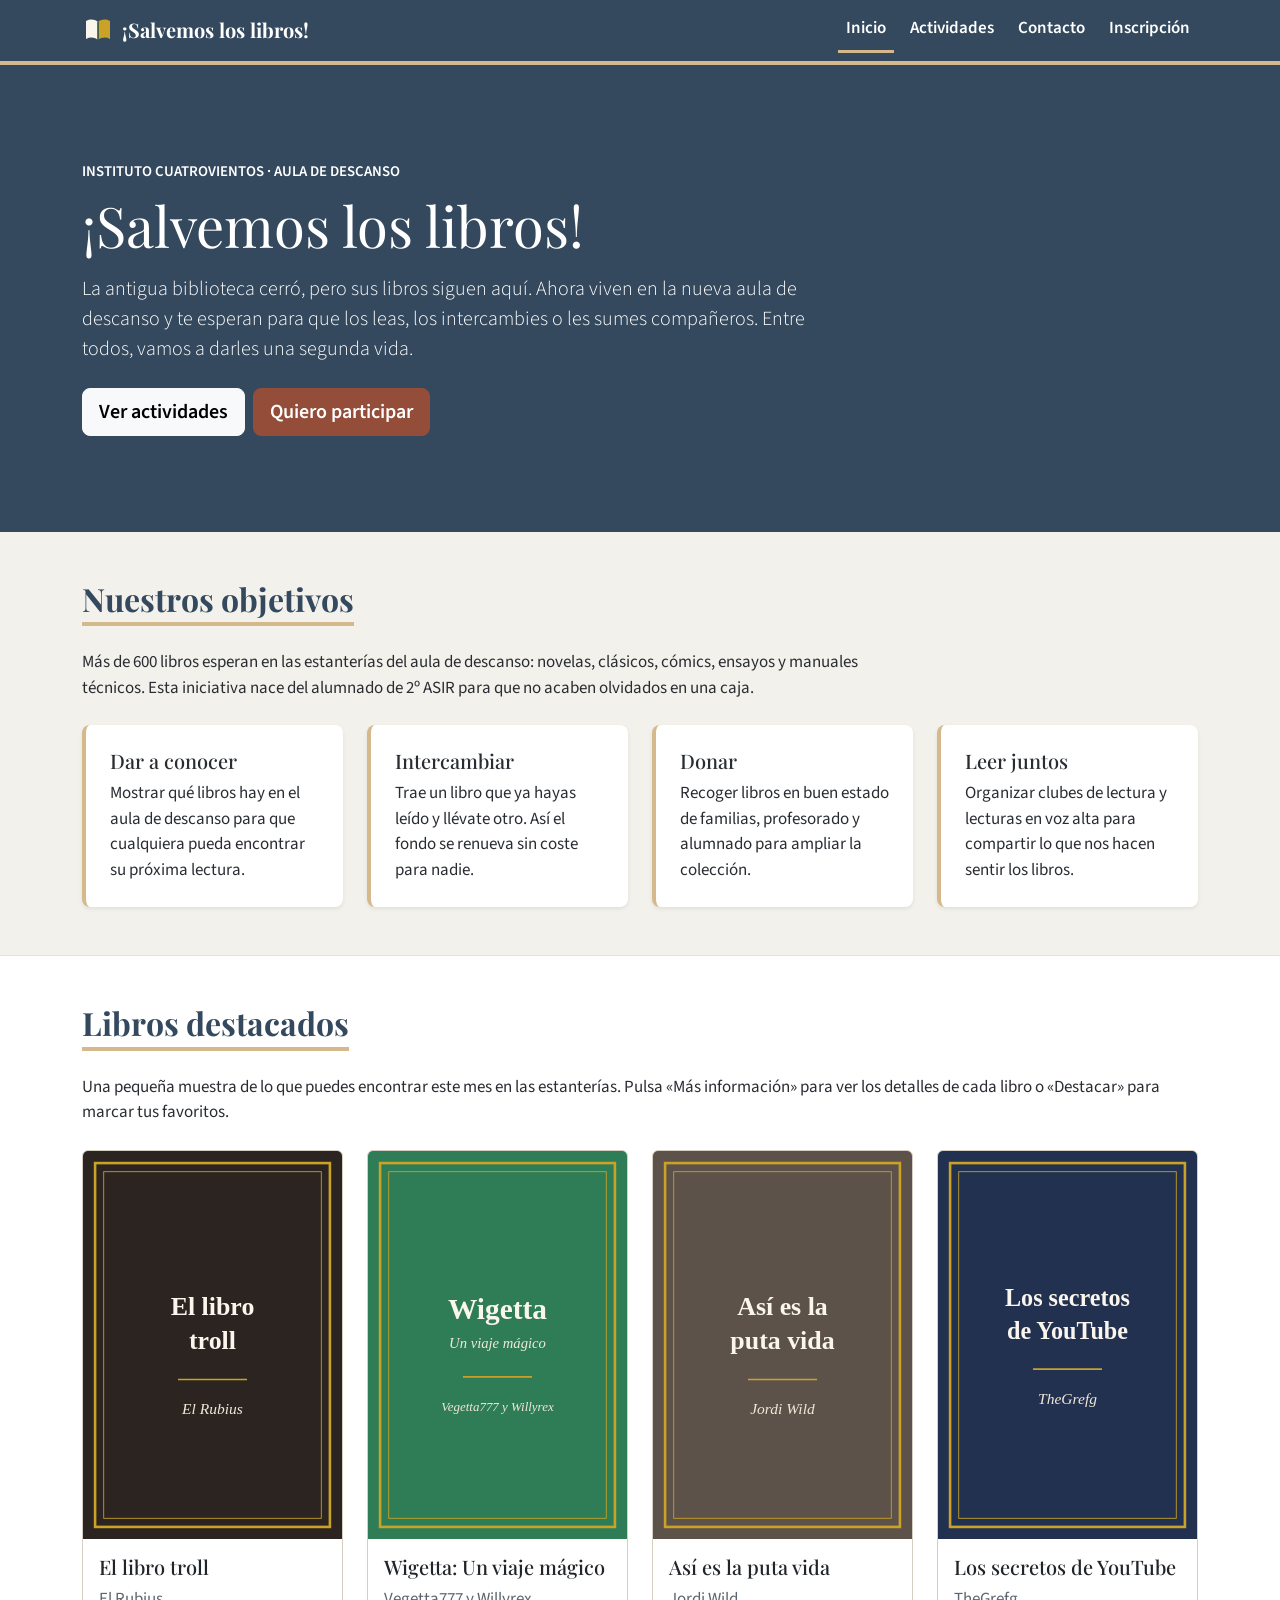
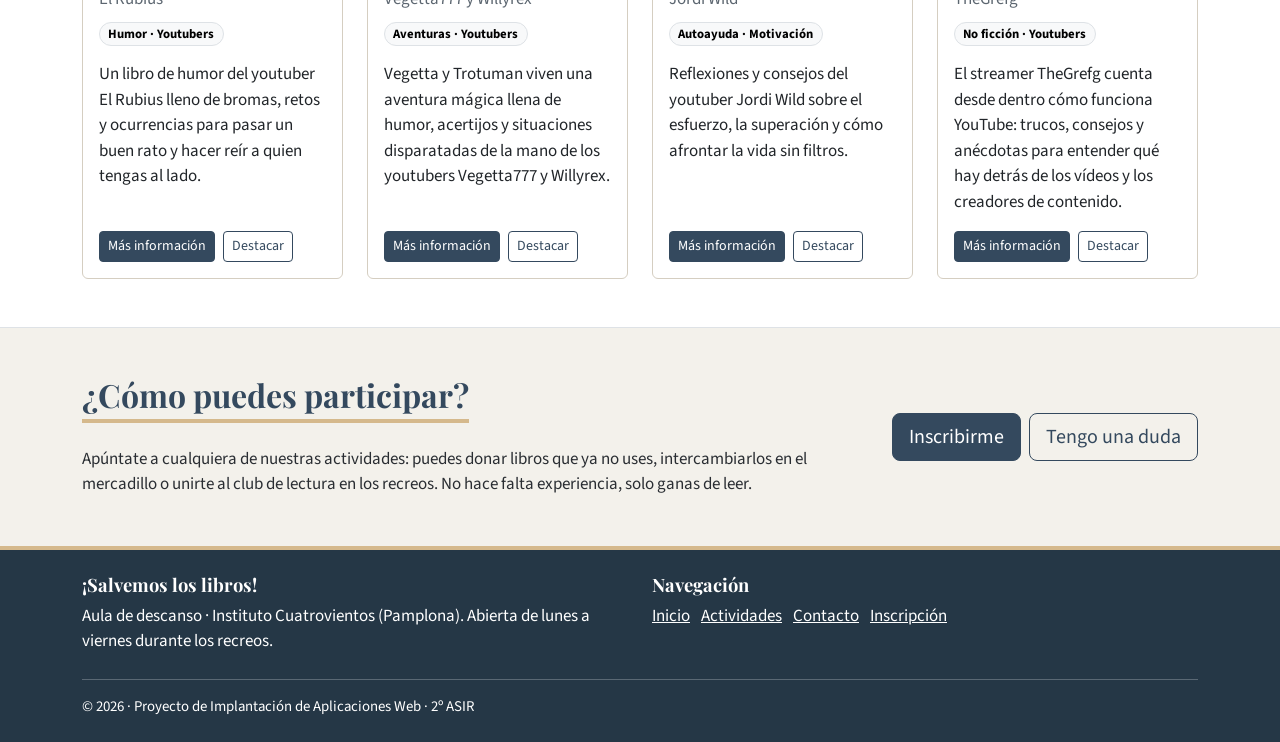
<file: index.html>
<!DOCTYPE html>
<html lang="es">

<head>
  <meta charset="UTF-8">
  <meta name="viewport" content="width=device-width, initial-scale=1">
  <meta name="description"
    content="¡Salvemos los libros! Iniciativa del Instituto Cuatrovientos para dar una segunda vida a los libros de la antigua biblioteca con actividades de intercambio, donación y lectura.">
  <title>¡Salvemos los libros! · Instituto Cuatrovientos</title>
  <link rel="icon" href="img/logo.svg" type="image/svg+xml">
  <link rel="preconnect" href="https://fonts.googleapis.com">
  <link rel="preconnect" href="https://fonts.gstatic.com" crossorigin>
  <link
    href="https://fonts.googleapis.com/css2?family=Playfair+Display:wght@700&amp;family=Source+Sans+3:wght@400;600;700&amp;display=swap"
    rel="stylesheet">
  <link href="https://cdn.jsdelivr.net/npm/bootstrap@5.3.3/dist/css/bootstrap.min.css" rel="stylesheet"
    integrity="sha384-QWTKZyjpPEjISv5WaRU9OFeRpok6YctnYmDr5pNlyT2bRjXh0JMhjY6hW+ALEwIH" crossorigin="anonymous">
  <link href="css/style.css" rel="stylesheet">
  <script src="https://cdn.jsdelivr.net/npm/bootstrap@5.3.3/dist/js/bootstrap.bundle.min.js"
    integrity="sha384-YvpcrYf0tY3lHB60NNkmXc5s9fDVZLESaAA55NDzOxhy9GkcIdslK1eN7N6jIeHz" crossorigin="anonymous"
    defer></script>
  <script src="js/app.js" defer></script>
</head>

<body>
  <a class="skip-link" href="#contenido">Saltar al contenido principal</a>

  <!-- ============ CABECERA Y MENÚ (comunes a todas las vistas) ============ -->
  <header>
    <nav class="navbar navbar-expand-lg navbar-library" data-bs-theme="dark" aria-label="Navegación principal">
      <div class="container">
        <a class="navbar-brand d-flex align-items-center gap-2" href="#inicio" data-view="inicio">
          <img src="img/logo.svg" alt="" width="32" height="32">
          ¡Salvemos los libros!
        </a>
        <button class="navbar-toggler" type="button" data-bs-toggle="collapse" data-bs-target="#menuPrincipal"
          aria-controls="menuPrincipal" aria-expanded="false" aria-label="Abrir o cerrar el menú">
          <span class="navbar-toggler-icon"></span>
        </button>
        <div class="collapse navbar-collapse" id="menuPrincipal">
          <ul class="navbar-nav ms-auto gap-lg-2">
            <li class="nav-item"><a class="nav-link active" aria-current="page" href="#inicio" data-view="inicio">Inicio</a></li>
            <li class="nav-item"><a class="nav-link" href="#actividades" data-view="actividades">Actividades</a></li>
            <li class="nav-item"><a class="nav-link" href="#contacto" data-view="contacto">Contacto</a></li>
            <li class="nav-item"><a class="nav-link" href="#registro" data-view="registro">Inscripción</a></li>
          </ul>
        </div>
      </div>
    </nav>
  </header>

  <main id="contenido">

    <!-- ======================= VISTA 1: INICIO ======================= -->
    <section id="inicio" class="vista" aria-labelledby="titulo-inicio">
      <div class="hero py-5">
        <div class="container py-lg-5">
          <div class="row">
            <div class="col-lg-8">
              <p class="text-uppercase fw-semibold small mb-2">Instituto Cuatrovientos · Aula de descanso</p>
              <h1 id="titulo-inicio" class="titulo-vista display-4 mb-3" tabindex="-1">¡Salvemos los libros!</h1>
              <p class="lead mb-4">La antigua biblioteca cerró, pero sus libros siguen aquí. Ahora viven en la nueva aula
                de descanso y te esperan para que los leas, los intercambies o les sumes compañeros. Entre todos, vamos a
                darles una segunda vida.</p>
              <div class="d-flex flex-wrap gap-2">
                <a class="btn btn-light btn-lg fw-semibold" href="#actividades" data-view="actividades">Ver actividades</a>
                <a class="btn btn-accent btn-lg fw-semibold" href="#registro" data-view="registro">Quiero participar</a>
              </div>
            </div>
          </div>
        </div>
      </div>

      <!-- Objetivos de la iniciativa -->
      <div class="py-5">
        <div class="container">
          <h2 class="section-title">Nuestros objetivos</h2>
          <p class="mb-4 col-lg-9">Más de 600 libros esperan en las estanterías del aula de descanso: novelas, clásicos,
            cómics, ensayos y manuales técnicos. Esta iniciativa nace del alumnado de 2º ASIR para que no acaben olvidados
            en una caja.</p>
          <div class="row g-4">
            <div class="col-sm-6 col-lg-3">
              <article class="goal-card h-100 p-4 rounded-3 shadow-sm">
                <h3 class="h5">Dar a conocer</h3>
                <p class="mb-0">Mostrar qué libros hay en el aula de descanso para que cualquiera pueda encontrar su
                  próxima lectura.</p>
              </article>
            </div>
            <div class="col-sm-6 col-lg-3">
              <article class="goal-card h-100 p-4 rounded-3 shadow-sm">
                <h3 class="h5">Intercambiar</h3>
                <p class="mb-0">Trae un libro que ya hayas leído y llévate otro. Así el fondo se renueva sin coste para
                  nadie.</p>
              </article>
            </div>
            <div class="col-sm-6 col-lg-3">
              <article class="goal-card h-100 p-4 rounded-3 shadow-sm">
                <h3 class="h5">Donar</h3>
                <p class="mb-0">Recoger libros en buen estado de familias, profesorado y alumnado para ampliar la
                  colección.</p>
              </article>
            </div>
            <div class="col-sm-6 col-lg-3">
              <article class="goal-card h-100 p-4 rounded-3 shadow-sm">
                <h3 class="h5">Leer juntos</h3>
                <p class="mb-0">Organizar clubes de lectura y lecturas en voz alta para compartir lo que nos hacen sentir
                  los libros.</p>
              </article>
            </div>
          </div>
        </div>
      </div>

      <!-- Libros destacados: cada card guarda información extra en atributos data-* -->
      <div class="py-5 bg-white border-top border-bottom">
        <div class="container">
          <h2 class="section-title">Libros destacados</h2>
          <p class="mb-4">Una pequeña muestra de lo que puedes encontrar este mes en las estanterías. Pulsa
            «Más información» para ver los detalles de cada libro o «Destacar» para marcar tus favoritos.</p>
          <div class="row g-4">
            <div class="col-sm-6 col-lg-3">
              <article class="card book-card h-100" data-anio="2014" data-paginas="224" data-estado="Bueno"
                data-ubicacion="Estantería A · Humor"
                data-sinopsis="Incluye retos para hacer en grupo, páginas para dibujar y bromas que el propio autor propone hacer a tus amigos. Ideal para leer a ratos en el recreo.">
                <img src="img/libros/el-libro-troll.svg" class="card-img-top"
                  alt="Portada negra del libro El libro troll, de El Rubius" width="300" height="450">
                <div class="card-body d-flex flex-column">
                  <h3 class="card-title h5">El libro troll</h3>
                  <p class="book-meta mb-2">El Rubius</p>
                  <p><span class="badge rounded-pill text-bg-light border">Humor · Youtubers</span></p>
                  <p class="card-text">Un libro de humor del youtuber El Rubius lleno de bromas, retos y ocurrencias
                    para pasar un buen rato y hacer reír a quien tengas al lado.</p>
                  <div class="d-flex flex-wrap gap-2 mt-auto">
                    <button type="button" class="btn btn-primary btn-sm btn-info-libro" aria-expanded="false">Más información</button>
                    <button type="button" class="btn btn-outline-primary btn-sm btn-destacar" aria-pressed="false">Destacar</button>
                  </div>
                </div>
              </article>
            </div>
            <div class="col-sm-6 col-lg-3">
              <article class="card book-card h-100" data-anio="2015" data-paginas="176" data-estado="Muy bueno"
                data-ubicacion="Estantería B · Aventuras"
                data-sinopsis="Primer libro de la saga Wigetta, con muchas ilustraciones a color y capítulos cortos. Perfecto para quien quiere empezar a leer sin agobios.">
                <img src="img/libros/wigetta.svg" class="card-img-top"
                  alt="Portada verde del libro Wigetta: Un viaje mágico, de Vegetta777 y Willyrex" width="300"
                  height="450">
                <div class="card-body d-flex flex-column">
                  <h3 class="card-title h5">Wigetta: Un viaje mágico</h3>
                  <p class="book-meta mb-2">Vegetta777 y Willyrex</p>
                  <p><span class="badge rounded-pill text-bg-light border">Aventuras · Youtubers</span></p>
                  <p class="card-text">Vegetta y Trotuman viven una aventura mágica llena de humor, acertijos y
                    situaciones disparatadas de la mano de los youtubers Vegetta777 y Willyrex.</p>
                  <div class="d-flex flex-wrap gap-2 mt-auto">
                    <button type="button" class="btn btn-primary btn-sm btn-info-libro" aria-expanded="false">Más información</button>
                    <button type="button" class="btn btn-outline-primary btn-sm btn-destacar" aria-pressed="false">Destacar</button>
                  </div>
                </div>
              </article>
            </div>
            <div class="col-sm-6 col-lg-3">
              <article class="card book-card h-100" data-anio="2022" data-paginas="256" data-estado="Como nuevo"
                data-ubicacion="Estantería C · Crecimiento personal"
                data-sinopsis="Jordi Wild repasa su trayectoria personal y profesional y comparte su visión sobre la disciplina, el fracaso y la salud mental.">
                <img src="img/libros/asi-es-la-puta-vida.svg" class="card-img-top"
                  alt="Portada gris del libro Así es la puta vida, de Jordi Wild" width="300" height="450">
                <div class="card-body d-flex flex-column">
                  <h3 class="card-title h5">Así es la puta vida</h3>
                  <p class="book-meta mb-2">Jordi Wild</p>
                  <p><span class="badge rounded-pill text-bg-light border">Autoayuda · Motivación</span></p>
                  <p class="card-text">Reflexiones y consejos del youtuber Jordi Wild sobre el esfuerzo, la
                    superación y cómo afrontar la vida sin filtros.</p>
                  <div class="d-flex flex-wrap gap-2 mt-auto">
                    <button type="button" class="btn btn-primary btn-sm btn-info-libro" aria-expanded="false">Más información</button>
                    <button type="button" class="btn btn-outline-primary btn-sm btn-destacar" aria-pressed="false">Destacar</button>
                  </div>
                </div>
              </article>
            </div>
            <div class="col-sm-6 col-lg-3">
              <article class="card book-card h-100" data-anio="2016" data-paginas="208"
                data-estado="Aceptable (cubierta algo gastada)" data-ubicacion="Estantería C · Divulgación"
                data-sinopsis="Explica cómo empezó su canal, cómo se preparan los vídeos y qué hay detrás de la vida diaria de un creador de contenido.">
                <img src="img/libros/los-secretos-de-youtube.svg" class="card-img-top"
                  alt="Portada azul marino del libro Los secretos de YouTube, de TheGrefg" width="300"
                  height="450">
                <div class="card-body d-flex flex-column">
                  <h3 class="card-title h5">Los secretos de YouTube</h3>
                  <p class="book-meta mb-2">TheGrefg</p>
                  <p><span class="badge rounded-pill text-bg-light border">No ficción · Youtubers</span></p>
                  <p class="card-text">El streamer TheGrefg cuenta desde dentro cómo funciona YouTube: trucos,
                    consejos y anécdotas para entender qué hay detrás de los vídeos y los creadores de contenido.</p>
                  <div class="d-flex flex-wrap gap-2 mt-auto">
                    <button type="button" class="btn btn-primary btn-sm btn-info-libro" aria-expanded="false">Más información</button>
                    <button type="button" class="btn btn-outline-primary btn-sm btn-destacar" aria-pressed="false">Destacar</button>
                  </div>
                </div>
              </article>
            </div>
          </div>
        </div>
      </div>

      <!-- Llamada a la acción -->
      <div class="py-5">
        <div class="container">
          <div class="row align-items-center g-4">
            <div class="col-lg-8">
              <h2 class="section-title">¿Cómo puedes participar?</h2>
              <p class="mb-0">Apúntate a cualquiera de nuestras actividades: puedes donar libros que ya no uses,
                intercambiarlos en el mercadillo o unirte al club de lectura en los recreos. No hace falta experiencia,
                solo ganas de leer.</p>
            </div>
            <div class="col-lg-4 d-flex flex-wrap gap-2 justify-content-lg-end">
              <a class="btn btn-primary btn-lg" href="#registro" data-view="registro">Inscribirme</a>
              <a class="btn btn-outline-primary btn-lg" href="#contacto" data-view="contacto">Tengo una duda</a>
            </div>
          </div>
        </div>
      </div>
    </section>

    <!-- ===================== VISTA 2: ACTIVIDADES ===================== -->
    <section id="actividades" class="vista" aria-labelledby="titulo-actividades" hidden>
      <div class="page-header py-5">
        <div class="container">
          <h2 id="titulo-actividades" class="titulo-vista display-6 mb-2" tabindex="-1">Actividades</h2>
          <p class="lead mb-0 col-lg-9">Calendario del curso 2026-2027. Todas las actividades son gratuitas y abiertas a
            alumnado, profesorado y familias del instituto.</p>
        </div>
      </div>

      <div class="py-5">
        <div class="container">
          <h3 class="section-title">Próximas actividades</h3>

          <!-- Filtros: cada botón guarda en data-filtro el tipo que resalta -->
          <div class="d-flex flex-wrap align-items-center gap-2 mb-4" role="group" aria-label="Resaltar actividades por tipo">
            <span class="fw-semibold me-1">Resaltar:</span>
            <button type="button" class="btn btn-outline-primary btn-sm btn-filtro" data-filtro="intercambio" aria-pressed="false">Intercambio</button>
            <button type="button" class="btn btn-outline-primary btn-sm btn-filtro" data-filtro="donacion" aria-pressed="false">Donación</button>
            <button type="button" class="btn btn-outline-primary btn-sm btn-filtro" data-filtro="lectura" aria-pressed="false">Lectura</button>
            <button type="button" class="btn btn-outline-primary btn-sm btn-filtro active" data-filtro="todos" aria-pressed="true">Todos</button>
          </div>

          <div class="table-responsive rounded-3 border shadow-sm">
            <table class="table table-library table-hover align-middle mb-0">
              <caption class="px-3">Actividades de donación, intercambio y lectura organizadas en el Instituto
                Cuatrovientos (curso 2026-2027)</caption>
              <thead>
                <tr>
                  <th scope="col">Nombre</th>
                  <th scope="col">Fecha</th>
                  <th scope="col">Lugar</th>
                  <th scope="col">Descripción</th>
                  <th scope="col">Detalles</th>
                </tr>
              </thead>
              <tbody>
                <tr class="evento evento-donacion" data-tipo="donacion"
                  data-detalle="Trae los libros en una bolsa con tu nombre. Aceptamos novelas, cómics, ensayos y manuales en buen estado. Al terminar el recreo, el alumnado voluntario de 2º ASIR los clasifica por género.">
                  <th scope="row" class="col-nombre">Gran recogida de libros <span class="badge badge-donacion d-block d-sm-inline-block mt-1">Donación</span></th>
                  <td class="col-fecha"><time datetime="2026-11-18T10:30">18 nov. 2026, 10:30</time></td>
                  <td>Vestíbulo principal</td>
                  <td class="col-descripcion">Punto de recogida durante el recreo para donar libros en buen estado. Cada donación se registra con el nombre de quien la hace.</td>
                  <td><button type="button" class="btn btn-outline-primary btn-sm btn-detalle" aria-expanded="false">Ver detalles</button></td>
                </tr>
                <tr class="evento evento-intercambio" data-tipo="intercambio"
                  data-detalle="Por cada libro que traigas recibes un token pirata (una ficha de cartón) que puedes canjear por cualquier libro de la mesa de intercambio durante todo el trimestre.">
                  <th scope="row" class="col-nombre">Cambio de libros por el token pirata <span class="badge badge-intercambio d-block d-sm-inline-block mt-1">Intercambio</span></th>
                  <td class="col-fecha"><time datetime="2026-11-25T10:30">25 nov. 2026, 10:30</time></td>
                  <td>Aula de descanso</td>
                  <td class="col-descripcion">Trae un libro que ya hayas leído y cámbialo por un token pirata. Sin dinero real, solo trueque gamer (no cap).</td>
                  <td><button type="button" class="btn btn-outline-primary btn-sm btn-detalle" aria-expanded="false">Ver detalles</button></td>
                </tr>
                <tr class="evento evento-lectura" data-tipo="lectura"
                  data-detalle="No hace falta haber terminado el libro. Hay 10 ejemplares para prestar en el aula de descanso. La sesión dura unos 30 minutos.">
                  <th scope="row" class="col-nombre">Club de lectura: <cite>Los secretos de YouTube</cite> <span class="badge badge-lectura d-block d-sm-inline-block mt-1">Lectura</span></th>
                  <td class="col-fecha"><time datetime="2026-12-02T14:30">2 dic. 2026, 14:30</time></td>
                  <td>Aula de descanso</td>
                  <td class="col-descripcion">Primera sesión del club: comentamos el libro de TheGrefg, charlamos sobre el mundo de los creadores de contenido y elegimos entre todos la próxima lectura.</td>
                  <td><button type="button" class="btn btn-outline-primary btn-sm btn-detalle" aria-expanded="false">Ver detalles</button></td>
                </tr>
                <tr class="evento evento-lectura" data-tipo="lectura"
                  data-detalle="Sesión guiada por el departamento de Humanidades. Se leerán fragmentos traducidos al castellano y se comentará su contexto histórico. Plazas limitadas a 25 personas.">
                  <th scope="row" class="col-nombre">Lectura de la Torá <span class="badge badge-lectura d-block d-sm-inline-block mt-1">Lectura</span></th>
                  <td class="col-fecha"><time datetime="2026-12-16T12:00">16 dic. 2026, 12:00</time></td>
                  <td>Salón de actos</td>
                  <td class="col-descripcion">Lectura y estudio de pasajes de la Torá, explorando sus textos sagrados y su tradición histórica y cultural.</td>
                  <td><button type="button" class="btn btn-outline-primary btn-sm btn-detalle" aria-expanded="false">Ver detalles</button></td>
                </tr>
                <tr class="evento evento-donacion" data-tipo="donacion"
                  data-detalle="Los ejemplares donados se repartirán entre las aulas de descanso del instituto. Si tienes un ejemplar en casa, puedes traerlo ese mismo día.">
                  <th scope="row" class="col-nombre">Mi vida a través de mis textos (JPelirrojo) <span class="badge badge-donacion d-block d-sm-inline-block mt-1">Donación</span></th>
                  <td class="col-fecha"><time datetime="2027-01-20T10:30">20 ene. 2027, 10:30</time></td>
                  <td>Aula de descanso</td>
                  <td class="col-descripcion">Donación especial de ejemplares del libro autobiográfico de JPelirrojo para fomentar la reflexión y la creatividad literaria.</td>
                  <td><button type="button" class="btn btn-outline-primary btn-sm btn-detalle" aria-expanded="false">Ver detalles</button></td>
                </tr>
                <tr class="evento evento-intercambio" data-tipo="intercambio"
                  data-detalle="Trae como máximo 5 cómics o tomos de manga. Las colecciones incompletas se intentarán completar con las de otros participantes.">
                  <th scope="row" class="col-nombre">Intercambio de cómics y manga <span class="badge badge-intercambio d-block d-sm-inline-block mt-1">Intercambio</span></th>
                  <td class="col-fecha"><time datetime="2027-02-10T10:30">10 feb. 2027, 10:30</time></td>
                  <td>Patio cubierto</td>
                  <td class="col-descripcion">Edición especial del mercadillo dedicada a cómics, novela gráfica y manga.</td>
                  <td><button type="button" class="btn btn-outline-primary btn-sm btn-detalle" aria-expanded="false">Ver detalles</button></td>
                </tr>
                <tr class="evento evento-donacion" data-tipo="donacion"
                  data-detalle="Se recogen manuales técnicos de electrónica, electricidad y fontanería. Los planos más creativos se expondrán en el vestíbulo durante una semana.">
                  <th scope="row" class="col-nombre">Manual de construcción: Máquina del tiempo con una lavadora <span class="badge badge-donacion d-block d-sm-inline-block mt-1">Donación</span></th>
                  <td class="col-fecha"><time datetime="2027-03-10T10:30">10 mar. 2027, 10:30</time></td>
                  <td>Biblioteca de aula, 1.ª planta</td>
                  <td class="col-descripcion">Dona los planos técnicos para transformar tu vieja lavadora en un condensador de fluzo. Se requieren nociones de fontanería cuántica y un destornillador fijo.</td>
                  <td><button type="button" class="btn btn-outline-primary btn-sm btn-detalle" aria-expanded="false">Ver detalles</button></td>
                </tr>
                <tr class="evento evento-lectura" data-tipo="lectura"
                  data-detalle="Apúntate en la mesa del patio para elegir tu turno de diez minutos. Habrá ejemplares de Don Quijote disponibles para quien no traiga el suyo.">
                  <th scope="row" class="col-nombre">Maratón de lectura del Día del Libro <span class="badge badge-lectura d-block d-sm-inline-block mt-1">Lectura</span></th>
                  <td class="col-fecha"><time datetime="2027-04-23T09:00">23 abr. 2027, 09:00</time></td>
                  <td>Patio cubierto</td>
                  <td class="col-descripcion">Lectura ininterrumpida de <cite>Don Quijote de la Mancha</cite> por turnos de diez minutos durante toda la mañana.</td>
                  <td><button type="button" class="btn btn-outline-primary btn-sm btn-detalle" aria-expanded="false">Ver detalles</button></td>
                </tr>
              </tbody>
            </table>
          </div>
          <p class="mt-4 mb-0">¿Te interesa alguna? <a href="#registro" data-view="registro">Inscríbete aquí</a> o
            <a href="#contacto" data-view="contacto">escríbenos</a> si quieres proponer una actividad.</p>
        </div>
      </div>
    </section>

    <!-- ====================== VISTA 3: CONTACTO ====================== -->
    <section id="contacto" class="vista" aria-labelledby="titulo-contacto" hidden>
      <div class="page-header py-5">
        <div class="container">
          <h2 id="titulo-contacto" class="titulo-vista display-6 mb-2" tabindex="-1">Contacto</h2>
          <p class="lead mb-0 col-lg-9">¿Tienes libros para donar, una duda o una idea para una actividad? Escríbenos y te
            responderemos en un plazo de dos días lectivos.</p>
        </div>
      </div>

      <div class="py-5">
        <div class="container">
          <div class="row g-5">
            <div class="col-lg-7">
              <div class="form-panel p-4 p-md-5 shadow-sm">
                <h3 class="section-title">Envíanos un mensaje</h3>
                <p class="small">Los campos marcados con <span class="required-mark">*</span> son obligatorios.</p>

                <!-- Aquí el JavaScript añade el mensaje de error o de confirmación -->
                <div id="contacto-alerta"></div>

                <form id="form-contacto" action="#" method="post" novalidate>
                  <div class="mb-3">
                    <label for="contacto-nombre" class="form-label">Nombre y apellidos <span class="required-mark" aria-hidden="true">*</span></label>
                    <input type="text" class="form-control" id="contacto-nombre" name="nombre" autocomplete="name"
                      required minlength="2" maxlength="60" aria-describedby="contacto-nombre-ayuda contacto-nombre-error">
                    <div id="contacto-nombre-ayuda" class="form-text">Entre 2 y 60 caracteres.</div>
                    <div id="contacto-nombre-error" class="invalid-feedback">Escribe tu nombre (al menos 2 caracteres).</div>
                  </div>

                  <div class="mb-3">
                    <label for="contacto-email" class="form-label">Correo electrónico <span class="required-mark" aria-hidden="true">*</span></label>
                    <input type="email" class="form-control" id="contacto-email" name="email" autocomplete="email"
                      required maxlength="100" placeholder="nombre@ejemplo.com"
                      aria-describedby="contacto-email-ayuda contacto-email-error">
                    <div id="contacto-email-ayuda" class="form-text">Solo lo usaremos para responderte.</div>
                    <div id="contacto-email-error" class="invalid-feedback">Escribe un correo válido, por ejemplo nombre@ejemplo.com.</div>
                  </div>

                  <div class="mb-3">
                    <label for="contacto-telefono" class="form-label">Teléfono <span class="optional-mark">(opcional)</span></label>
                    <input type="tel" class="form-control" id="contacto-telefono" name="telefono" autocomplete="tel"
                      pattern="[6-9][0-9]{8}" maxlength="9" inputmode="numeric"
                      aria-describedby="contacto-telefono-ayuda contacto-telefono-error">
                    <div id="contacto-telefono-ayuda" class="form-text">9 cifras, sin espacios ni prefijo (por ejemplo, 612345678).</div>
                    <div id="contacto-telefono-error" class="invalid-feedback">Si lo escribes, el teléfono debe tener exactamente 9 cifras.</div>
                  </div>

                  <div class="mb-3">
                    <label for="contacto-asunto" class="form-label">Asunto <span class="required-mark" aria-hidden="true">*</span></label>
                    <select class="form-select" id="contacto-asunto" name="asunto" required
                      aria-describedby="contacto-asunto-ayuda contacto-asunto-error">
                      <option value="" selected disabled>Elige un asunto…</option>
                      <option value="donacion">Quiero donar libros</option>
                      <option value="intercambio">Dudas sobre el intercambio</option>
                      <option value="lectura">Club de lectura</option>
                      <option value="propuesta">Proponer una actividad</option>
                      <option value="otro">Otro asunto</option>
                    </select>
                    <div id="contacto-asunto-ayuda" class="form-text">Nos ayuda a dirigir tu mensaje a la persona adecuada.</div>
                    <div id="contacto-asunto-error" class="invalid-feedback">Elige un asunto de la lista.</div>
                  </div>

                  <div class="mb-4">
                    <label for="contacto-mensaje" class="form-label">Mensaje <span class="required-mark" aria-hidden="true">*</span></label>
                    <textarea class="form-control" id="contacto-mensaje" name="mensaje" rows="5" required minlength="10"
                      maxlength="500" aria-describedby="contacto-mensaje-ayuda contacto-mensaje-error"></textarea>
                    <div id="contacto-mensaje-ayuda" class="form-text">Entre 10 y 500 caracteres.</div>
                    <div id="contacto-mensaje-error" class="invalid-feedback">El mensaje debe tener al menos 10 caracteres.</div>
                  </div>

                  <button type="submit" class="btn btn-primary btn-lg">Enviar mensaje</button>
                </form>
              </div>
            </div>

            <aside class="col-lg-5" aria-labelledby="titulo-donde">
              <h3 id="titulo-donde" class="section-title">Dónde encontrarnos</h3>
              <dl class="mb-4">
                <dt>Lugar</dt>
                <dd>Aula de descanso, planta baja del Instituto Cuatrovientos (Pamplona).</dd>
                <dt>Horario</dt>
                <dd>De lunes a viernes, durante los recreos (10:30 – 11:00 y 14:15 – 14:45).</dd>
                <dt>Quién lo organiza</dt>
                <dd>Alumnado de 2º ASIR con el apoyo del departamento de Informática.</dd>
              </dl>
              <div class="goal-card p-4 rounded-3 shadow-sm">
                <h4 class="h5">¿Vienes a donar?</h4>
                <p class="mb-0">Aceptamos libros en buen estado: sin páginas arrancadas, sin humedad y sin subrayados
                  excesivos. Consulta las fechas de recogida en el <a href="#actividades" data-view="actividades">calendario
                  de actividades</a>.</p>
              </div>
            </aside>
          </div>
        </div>
      </div>
    </section>

    <!-- ====================== VISTA 4: REGISTRO ====================== -->
    <section id="registro" class="vista" aria-labelledby="titulo-registro" hidden>
      <div class="page-header py-5">
        <div class="container">
          <h2 id="titulo-registro" class="titulo-vista display-6 mb-2" tabindex="-1">Inscripción</h2>
          <p class="lead mb-0 col-lg-9">Apúntate a ¡Salvemos los libros! y te avisaremos de cada actividad. Solo te
            llevará un minuto.</p>
        </div>
      </div>

      <div class="py-5">
        <div class="container">
          <div class="row g-5">
            <div class="col-lg-7">
              <div class="form-panel p-4 p-md-5 shadow-sm">
                <h3 class="section-title">Formulario de inscripción</h3>
                <p class="small">Los campos marcados con <span class="required-mark">*</span> son obligatorios. El resto
                  son opcionales.</p>

                <!-- Aquí el JavaScript añade el mensaje de error o de confirmación -->
                <div id="registro-alerta"></div>

                <form id="form-registro" action="#" method="post" novalidate>
                  <div class="mb-3">
                    <label for="registro-nombre" class="form-label">Nombre y apellidos <span class="required-mark" aria-hidden="true">*</span></label>
                    <input type="text" class="form-control" id="registro-nombre" name="nombre" autocomplete="name"
                      required minlength="2" maxlength="60" aria-describedby="registro-nombre-ayuda registro-nombre-error">
                    <div id="registro-nombre-ayuda" class="form-text">Entre 2 y 60 caracteres.</div>
                    <div id="registro-nombre-error" class="invalid-feedback">Escribe tu nombre (al menos 2 caracteres).</div>
                  </div>

                  <div class="mb-3">
                    <label for="registro-email" class="form-label">Correo electrónico <span class="required-mark" aria-hidden="true">*</span></label>
                    <input type="email" class="form-control" id="registro-email" name="email" autocomplete="email"
                      required maxlength="100" placeholder="nombre@ejemplo.com"
                      aria-describedby="registro-email-ayuda registro-email-error">
                    <div id="registro-email-ayuda" class="form-text">Te enviaremos aquí los avisos de las actividades.</div>
                    <div id="registro-email-error" class="invalid-feedback">Escribe un correo válido, por ejemplo nombre@ejemplo.com.</div>
                  </div>

                  <div class="mb-3">
                    <label for="registro-curso" class="form-label">Curso o grupo <span class="required-mark" aria-hidden="true">*</span></label>
                    <select class="form-select" id="registro-curso" name="curso" required
                      aria-describedby="registro-curso-ayuda registro-curso-error">
                      <option value="" selected disabled>Elige tu curso o grupo…</option>
                      <optgroup label="Grado Medio">
                        <option value="1-smr">1º SMR</option>
                        <option value="2-smr">2º SMR</option>
                      </optgroup>
                      <optgroup label="Grado Superior">
                        <option value="1-asir">1º ASIR</option>
                        <option value="2-asir">2º ASIR</option>
                        <option value="1-dam">1º DAM</option>
                        <option value="2-dam">2º DAM</option>
                      </optgroup>
                      <optgroup label="Personal del centro">
                        <option value="profesorado">Profesorado</option>
                        <option value="pas">Personal de administración y servicios</option>
                      </optgroup>
                      <option value="otro">Familia u otro</option>
                    </select>
                    <div id="registro-curso-ayuda" class="form-text">Así sabremos qué actividades encajan con tu horario.</div>
                    <div id="registro-curso-error" class="invalid-feedback">Elige tu curso o grupo.</div>
                  </div>

                  <fieldset class="mb-3" aria-describedby="registro-participacion-ayuda registro-participacion-error">
                    <legend class="form-label fs-6">Tipo de participación <span class="required-mark" aria-hidden="true">*</span></legend>
                    <div class="form-check">
                      <input class="form-check-input participacion" type="checkbox" id="registro-donar" name="participacion" value="donar">
                      <label class="form-check-label" for="registro-donar">Donar libros</label>
                    </div>
                    <div class="form-check">
                      <input class="form-check-input participacion" type="checkbox" id="registro-intercambiar" name="participacion" value="intercambiar">
                      <label class="form-check-label" for="registro-intercambiar">Intercambiar libros</label>
                    </div>
                    <div class="form-check">
                      <input class="form-check-input participacion" type="checkbox" id="registro-leer" name="participacion" value="leer">
                      <label class="form-check-label" for="registro-leer">Participar en lecturas y club de lectura</label>
                    </div>
                    <div id="registro-participacion-ayuda" class="form-text">Marca al menos una opción. Puedes elegir varias.</div>
                    <div id="registro-participacion-error" class="invalid-feedback">Marca al menos un tipo de participación.</div>
                  </fieldset>

                  <div class="mb-3">
                    <label for="registro-comentarios" class="form-label">Comentarios <span class="optional-mark">(opcional)</span></label>
                    <textarea class="form-control" id="registro-comentarios" name="comentarios" rows="4" maxlength="300"
                      aria-describedby="registro-comentarios-ayuda"></textarea>
                    <div id="registro-comentarios-ayuda" class="form-text">Por ejemplo, qué géneros te gustan o cuántos
                      libros podrías donar. Máximo 300 caracteres.</div>
                  </div>

                  <div class="form-check mb-4">
                    <input class="form-check-input" type="checkbox" id="registro-normas" name="normas" value="acepto"
                      required aria-describedby="registro-normas-ayuda registro-normas-error">
                    <label class="form-check-label" for="registro-normas">He leído y acepto las normas de participación <span class="required-mark" aria-hidden="true">*</span></label>
                    <div id="registro-normas-ayuda" class="form-text">Las tienes resumidas junto a este formulario.</div>
                    <div id="registro-normas-error" class="invalid-feedback">Tienes que aceptar las normas para inscribirte.</div>
                  </div>

                  <button type="submit" class="btn btn-primary btn-lg">Enviar inscripción</button>
                </form>
              </div>
            </div>

            <aside class="col-lg-5" aria-labelledby="titulo-normas">
              <h3 id="titulo-normas" class="section-title">Normas de participación</h3>
              <ol class="mb-4">
                <li class="mb-2">Los libros donados deben estar en buen estado: completos, limpios y sin humedad.</li>
                <li class="mb-2">En el intercambio se entrega un libro por cada libro que se recoge.</li>
                <li class="mb-2">Los libros del aula de descanso se leen allí o se devuelven en un máximo de tres semanas.</li>
                <li class="mb-2">En el club de lectura se respetan los turnos de palabra y todas las opiniones.</li>
                <li>Tus datos solo se usarán para avisarte de las actividades y no se compartirán con nadie.</li>
              </ol>
              <div class="goal-card p-4 rounded-3 shadow-sm">
                <h4 class="h5">¿Prefieres preguntar antes?</h4>
                <p class="mb-0">Consulta el <a href="#actividades" data-view="actividades">calendario de actividades</a> o
                  <a href="#contacto" data-view="contacto">escríbenos</a> y te lo contamos todo.</p>
              </div>
            </aside>
          </div>
        </div>
      </div>
    </section>
  </main>

  <!-- ===================== PIE (común a todas las vistas) ===================== -->
  <footer class="site-footer py-4">
    <div class="container">
      <div class="row g-4">
        <div class="col-md-6">
          <h2>¡Salvemos los libros!</h2>
          <p class="mb-0">Aula de descanso · Instituto Cuatrovientos (Pamplona). Abierta de lunes a viernes durante los
            recreos.</p>
        </div>
        <nav class="col-md-6" aria-label="Enlaces del pie de página">
          <h2>Navegación</h2>
          <ul class="list-inline mb-0">
            <li class="list-inline-item"><a href="#inicio" data-view="inicio">Inicio</a></li>
            <li class="list-inline-item"><a href="#actividades" data-view="actividades">Actividades</a></li>
            <li class="list-inline-item"><a href="#contacto" data-view="contacto">Contacto</a></li>
            <li class="list-inline-item"><a href="#registro" data-view="registro">Inscripción</a></li>
          </ul>
        </nav>
      </div>
      <p class="small mt-4 mb-0 pt-3 border-top border-light border-opacity-25">© 2026 · Proyecto de Implantación de
        Aplicaciones Web · 2º ASIR</p>
    </div>
  </footer>
</body>

</html>
</file>
<file: css/style.css>
/* ==========================================================
   ¡Salvemos los libros! - Estilos propios
   Se cargan DESPUÉS de Bootstrap para poder cambiar su aspecto.
   ========================================================== */

/* ---------- 1. Variables: colores y tipografías ---------- */
:root {
  --color-primary: #34495e;       /* Azul petróleo */
  --color-primary-dark: #253746;  /* Azul profundo */

  --color-accent: #934d39;        /* Terracota oscuro */
  --color-accent-dark: #783d30;   /* Terracota para hover */
  --color-accent-soft: #b66a50;   /* Terracota decorativo */

  --color-gold: #d5b98c;          /* Arena */
  --color-reading: #536b7c;       /* Azul grisáceo */

  --color-paper: #f3f1eb;         /* Blanco cálido */
  --color-paper-dark: #e8e4da;    /* Arena clara */

  --color-ink: #292d32;           /* Grafito */
  --color-muted: #5c6670;         /* Gris azulado */
  --color-border: #d5cec1;        /* Borde cálido */

  --font-heading: 'Playfair Display', Georgia, 'Times New Roman', serif;
  --font-body: 'Source Sans 3', Arial, Helvetica, sans-serif;
}

/* ---------- 2. Base ---------- */
body {
  background-color: var(--color-paper);
  color: var(--color-ink);
  font-family: var(--font-body);
  font-size: 1.0625rem;
}

h1, h2, h3, .navbar-brand {
  font-family: var(--font-heading);
  font-weight: 700;
  color: var(--color-primary);
}

a {
  color: var(--color-primary);
}

/* Título de sección con una línea dorada debajo */
.section-title {
  display: inline-block;
  padding-bottom: 0.25rem;
  margin-bottom: 1.5rem;
  border-bottom: 4px solid var(--color-gold);
}

/* ---------- 3. Accesibilidad ---------- */
/* Contorno visible cuando se navega con el teclado */
a:focus-visible,
button:focus-visible,
input:focus-visible,
select:focus-visible,
textarea:focus-visible {
  outline: 3px solid var(--color-accent);
  outline-offset: 3px;
}

/* Sobre fondo verde oscuro el contorno se ve mejor en dorado */
.navbar a:focus-visible,
.navbar button:focus-visible,
.hero a:focus-visible,
.site-footer a:focus-visible {
  outline-color: var(--color-gold);
}

/* Enlace "Saltar al contenido": escondido arriba hasta que recibe el foco */
.skip-link {
  position: absolute;
  top: -100px;
  left: 1rem;
  z-index: 2000;
  padding: 0.5rem 1rem;
  background-color: var(--color-ink);
  color: #fff;
}

.skip-link:focus {
  top: 0;
  color: #fff;
}

/* ---------- 4. Navbar ---------- */
.navbar-library {
  background-color: var(--color-primary);
  border-bottom: 4px solid var(--color-gold);
}

.navbar-library .navbar-brand,
.navbar-library .nav-link {
  color: #fff;
}

.navbar-library .nav-link {
  font-weight: 600;
  border-bottom: 3px solid transparent;
}

/* Enlace activo: además del color, lleva una línea dorada debajo */
.navbar-library .nav-link.active {
  color: #fff;
  border-bottom-color: var(--color-gold);
}

/* ---------- 5. Botones ---------- */
/* Bootstrap pinta los botones leyendo estas variables (--bs-btn-...).
   Solo cambiamos su valor para usar nuestros colores. */
.btn-primary {
  --bs-btn-bg: var(--color-primary);
  --bs-btn-border-color: var(--color-primary);
  --bs-btn-hover-bg: var(--color-primary-dark);
  --bs-btn-hover-border-color: var(--color-primary-dark);
  --bs-btn-active-bg: var(--color-primary-dark);
  --bs-btn-active-border-color: var(--color-primary-dark);
}

.btn-outline-primary {
  --bs-btn-color: var(--color-primary);
  --bs-btn-border-color: var(--color-primary);
  --bs-btn-hover-bg: var(--color-primary);
  --bs-btn-hover-border-color: var(--color-primary);
  --bs-btn-active-bg: var(--color-primary-dark);
  --bs-btn-active-border-color: var(--color-primary-dark);
}

.btn-accent {
  --bs-btn-color: #fff;
  --bs-btn-bg: var(--color-accent);
  --bs-btn-border-color: var(--color-accent);
  --bs-btn-hover-color: #fff;
  --bs-btn-hover-bg: var(--color-accent-dark);
  --bs-btn-hover-border-color: var(--color-accent-dark);
  --bs-btn-active-color: #fff;
  --bs-btn-active-bg: var(--color-accent-dark);
}

/* ---------- 6. Cabeceras de página ---------- */
.hero {
  background-color: var(--color-primary);
  color: #fff;
}

.hero h1,
.hero .lead {
  color: #fff;
}

.page-header {
  background-color: var(--color-paper-dark);
  border-bottom: 1px solid var(--color-border);
}

/* ---------- 7. Cards ---------- */
.book-card {
  border: 1px solid var(--color-border);
  transition: transform 0.2s;
}

/* La portada ocupa todo el ancho y la altura se ajusta sola, sin deformarse */
.book-card img {
  height: auto;
}

/* Al pasar el ratón la card sube un poco */
.book-card:hover {
  transform: translateY(-4px);
}

.book-meta {
  color: var(--color-muted);
}

.goal-card {
  background-color: #fff;
  border-left: 4px solid var(--color-gold);
}

/* ---------- 8. Etiquetas por tipo de actividad ---------- */
.badge-donacion {
  background-color: var(--color-accent);
}

.badge-intercambio {
  background-color: var(--color-primary);
}

.badge-lectura {
  background-color: var(--color-reading);
}

/* ---------- 9. Tabla de actividades ---------- */
.table-library thead th {
  background-color: var(--color-primary);
  color: #fff;
}

.table-library caption {
  caption-side: top;
  color: var(--color-muted);
}

/* Anchos mínimos: en el móvil la tabla se desplaza hacia el lado
   (gracias a .table-responsive) en vez de aplastar el texto */
.col-nombre {
  min-width: 11rem;
}

.col-fecha {
  min-width: 7.5rem;
}

.col-descripcion {
  min-width: 18rem;
}

/* ---------- 10. Formularios ---------- */
.form-control,
.form-select {
  background-color: #fff;
}

.form-control:focus,
.form-select:focus,
.form-check-input:focus {
  border-color: var(--color-primary);
  box-shadow: 0 0 0 0.25rem rgba(52, 73, 94, 0.25);
}

.form-check-input:checked {
  background-color: var(--color-primary);
  border-color: var(--color-primary);
}

.form-panel {
  background-color: #fff;
  border: 1px solid var(--color-border);
  border-radius: 0.75rem;
}

/* Asterisco de los campos obligatorios */
.required-mark {
  color: var(--color-accent);
  font-weight: 700;
}

/* Texto "(opcional)" */
.optional-mark {
  color: var(--color-muted);
  font-size: 0.9em;
}

/* ---------- 11. Footer ---------- */
.site-footer {
  background-color: var(--color-primary-dark);
  color: #fff;
  border-top: 4px solid var(--color-gold);
}

.site-footer h2 {
  color: #fff;
  font-size: 1.15rem;
}

.site-footer a {
  color: #fff;
}

/* ---------- 12. SPA: detalles, filtros y libros (Fase 2) ---------- */

/* Fila de detalle que crea el JavaScript debajo de cada actividad */
.detalle-evento td {
  background-color: var(--color-paper-dark);
  border-left: 4px solid var(--color-gold);
  font-style: italic;
}

/* Fila resaltada por el filtro: fondo arena y línea terracota a la izquierda */
.evento.resaltado th,
.evento.resaltado td {
  background-color: #f6e9cf;
}

.evento.resaltado th {
  border-left: 6px solid var(--color-accent);
}

/* Detalle de libro que crea el JavaScript al final de la card */
.detalle-libro {
  padding: 1rem;
  border-top: 1px solid var(--color-border);
  background-color: var(--color-paper);
  font-size: 0.95rem;
}

/* Card destacada con el botón "Destacar" */
.book-card.destacado {
  border: 3px solid var(--color-accent);
  box-shadow: 0 0 0 4px var(--color-gold);
}
</file>
